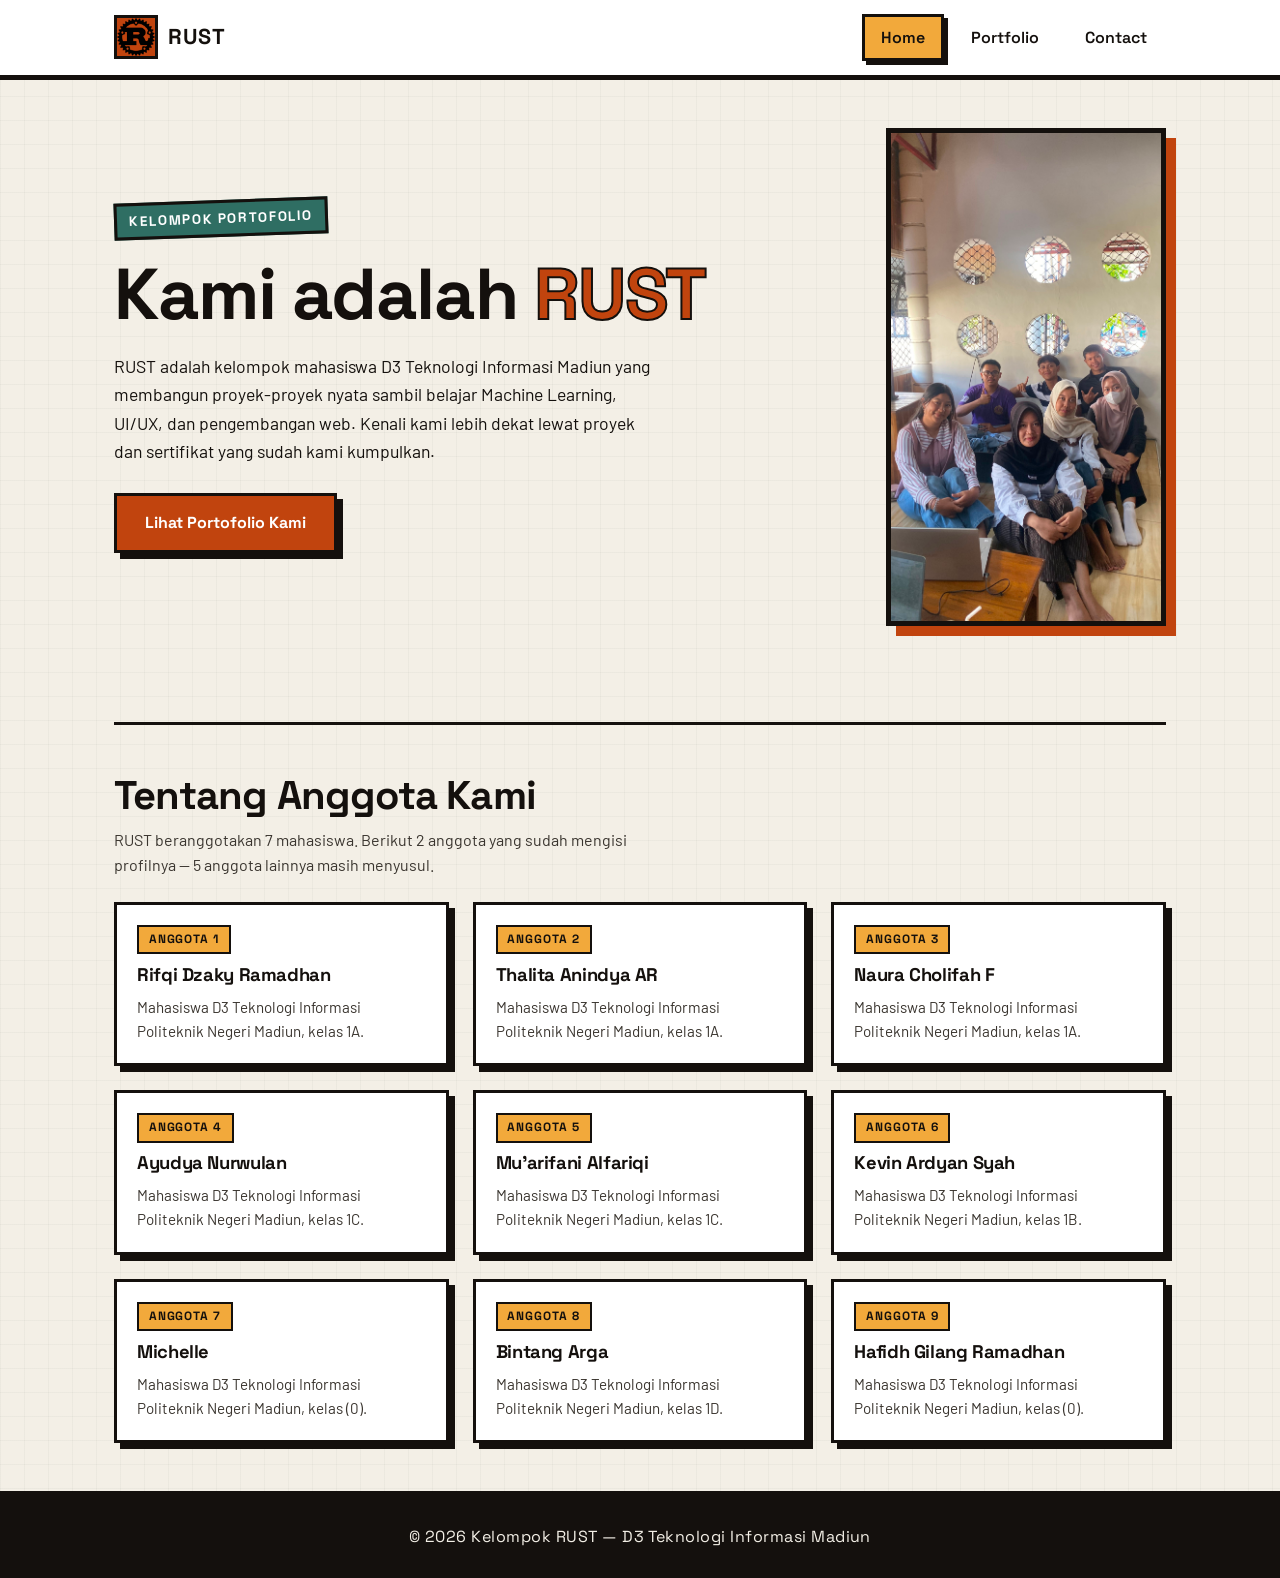
<file: index.html>
<!DOCTYPE html>
<html lang="id">
<head>
  <meta charset="UTF-8" />
  <meta name="viewport" content="width=device-width, initial-scale=1.0" />
  <title>RUST — Home</title>

  <!-- Font: Space Grotesk (display/judul) & Barlow (body/teks) -->
  <link rel="preconnect" href="https://fonts.googleapis.com" />
  <link rel="preconnect" href="https://fonts.gstatic.com" crossorigin />
  <link href="https://fonts.googleapis.com/css2?family=Barlow:wght@400;500;600;700&family=Space+Grotesk:wght@500;600;700&display=swap" rel="stylesheet" />

  <link rel="stylesheet" href="style.css" />
</head>
<body>

  <!-- ============================================================
       NAVBAR (sama persis di index.html, portfolio.html, contact.html)
       Kalau mengubah navbar, ubah juga di 2 file HTML lainnya ya!asdfsadfsadf
  ============================================================= -->
  <header class="navbar">
    <div class="navbar__inner">
      <a href="index.html" class="navbar__brand">
        <!-- Placeholder logo 828x828, ganti src ke assets/logo.png -->
        <img src="assets/LOGO RUST.webp" alt="Logo RUST" class="navbar__logo" />
        <span class="navbar__title">RUST</span>
      </a>

      <!-- Tombol hamburger, hanya tampil di mobile (lihat style.css) -->
      <button class="navbar__toggle" aria-label="Buka menu navigasi">
        <span></span><span></span><span></span>
      </button>

      <ul class="navbar__links">
        <li><a href="index.html" class="is-active">Home</a></li>
        <li><a href="porto.html">Portfolio</a></li>
        <li><a href="contact.html">Contact</a></li>
      </ul>
    </div>
  </header>

  <!-- ============================================================
       HERO SECTION
       Ketentuan: display:flex; justify-content:space-between;
  ============================================================= -->
  <main class="container">
    <section class="hero">

      <!-- Kolom kiri: teks -->
      <div class="hero__text">
        <span class="hero__eyebrow">Kelompok Portofolio</span>
        <h1 class="hero__title">Kami adalah <span>RUST</span></h1>

        <p class="hero__desc">
          RUST adalah kelompok mahasiswa D3 Teknologi Informasi Madiun yang
          membangun proyek-proyek nyata sambil belajar Machine Learning,
          UI/UX, dan pengembangan web. Kenali kami lebih dekat lewat
          proyek dan sertifikat yang sudah kami kumpulkan.
        </p>

        <a href="porto.html" class="btn btn--rust">Lihat Portofolio Kami</a>
      </div>

      <!-- Kolom kanan: foto kelompok, placeholder rasio 9:16 -->
      <div class="hero__photo-wrap">
        <img
          src="assets/fotohome.jpeg"
          alt="Foto Kelompok RUST"
          class="hero__photo"
        />
      </div>
    </section>

    <hr class="section-divider" />

    <!-- ============================================================
         DESKRIPSI SINGKAT ANGGOTA
         2 anggota sudah pasti, 5 lainnya masih placeholder.
         Data lengkap ada di contact.html.
    ============================================================= -->
    <section>
      <h2 class="section-title">Tentang Anggota Kami</h2>
      <p class="section-subtitle">
        RUST beranggotakan 7 mahasiswa. Berikut 2 anggota yang sudah
        mengisi profilnya — 5 anggota lainnya masih menyusul.
      </p>

      <div class="card-row">

        <!-- Anggota 1: Hafidh -->
        <article class="card">
          <div class="card__body">
            <span class="card__tag">Anggota 1</span>
            <h3 class="card__title">Rifqi Dzaky Ramadhan</h3>
            <p class="card__desc">
              Mahasiswa D3 Teknologi Informasi Politeknik Negeri Madiun, kelas 1A. 
            </p>
          </div>
        </article>

        <!-- Anggota 2: Michelle -->
        <article class="card">
          <div class="card__body">
            <span class="card__tag">Anggota 2</span>
            <h3 class="card__title">Thalita Anindya AR</h3>
            <p class="card__desc">
              Mahasiswa D3 Teknologi Informasi Politeknik Negeri Madiun, kelas 1A.
            </p>
          </div>
        </article>

        <!-- Anggota 3–7: masih kosong, menunggu diisi oleh Maba -->
        <article class="card card">
          <div class="card__body">
            <span class="card__tag">Anggota 3</span>
            <h3 class="card__title">Naura Cholifah F</h3>
            <p class="card__desc">
              Mahasiswa D3 Teknologi Informasi Politeknik Negeri Madiun, kelas 1A.
            </p>
          </div>
        </article>

        <!-- Anggota 3–7: masih kosong, menunggu diisi oleh Maba -->
        <article class="card card">
          <div class="card__body">
            <span class="card__tag">Anggota 4</span>
            <h3 class="card__title">Ayudya Nurwulan</h3>
            <p class="card__desc">
              Mahasiswa D3 Teknologi Informasi Politeknik Negeri Madiun, kelas 1C.
            </p>
          </div>
        </article>

        <!-- Anggota 3–7: masih kosong, menunggu diisi oleh Maba -->
        <article class="card card">
          <div class="card__body">
            <span class="card__tag">Anggota 5</span>
            <h3 class="card__title">Mu'arifani Alfariqi</h3>
            <p class="card__desc">
              Mahasiswa D3 Teknologi Informasi Politeknik Negeri Madiun, kelas 1C.
            </p>
          </div>
        </article>

        <!-- Anggota 3–7: masih kosong, menunggu diisi oleh Maba -->
        <article class="card card">
          <div class="card__body">
            <span class="card__tag">Anggota 6</span>
            <h3 class="card__title">Kevin Ardyan Syah</h3>
            <p class="card__desc">
              Mahasiswa D3 Teknologi Informasi Politeknik Negeri Madiun, kelas 1B.
            </p>
          </div>
        </article>

        <!-- Anggota 3–7: masih kosong, menunggu diisi oleh Maba -->
        <article class="card card">
          <div class="card__body">
            <span class="card__tag">Anggota 7</span>
            <h3 class="card__title">Michelle</h3>
            <p class="card__desc">
              Mahasiswa D3 Teknologi Informasi Politeknik Negeri Madiun, kelas (0).
            </p>
          </div>
        </article>


        <article class="card card">
          <div class="card__body">
            <span class="card__tag">Anggota 8</span>
            <h3 class="card__title">Bintang Arga</h3>
            <p class="card__desc">
              Mahasiswa D3 Teknologi Informasi Politeknik Negeri Madiun, kelas 1D.
            </p>
          </div>
        </article>

                <article class="card card">
          <div class="card__body">
            <span class="card__tag">Anggota 9</span>
            <h3 class="card__title">Hafidh Gilang Ramadhan</h3>
            <p class="card__desc">
              Mahasiswa D3 Teknologi Informasi Politeknik Negeri Madiun, kelas (0).
            </p>
          </div>
        </article>

      </div>
    </section>
  </main>

  <!-- ============================================================
       FOOTER
  ============================================================= -->
  <footer class="footer">
    <p>&copy; 2026 Kelompok RUST — D3 Teknologi Informasi Madiun</p>
  </footer>

  <script src="script.js"></script>
</body>
</html>
</file>
<file: style.css>
/* =============================================================
   STYLE.CSS — Portofolio Kelompok RUST
   Tema: NEO BRUTALISM (industrial / oxidized metal)
   Catatan untuk Maba:
   - CSS ini sengaja ditulis rapi & bertahap per section.
   - Baca komentar di setiap bagian sebelum mengubah apa pun.
   - Tema brutalism = border tebal, warna kontras solid,
     bayangan "keras" (hard shadow, tanpa blur), dan
     tidak banyak border-radius / animasi rumit.
   ============================================================= */

/* -------------------------------------------------------------
   1. RESET DASAR
   Menghilangkan margin/padding bawaan browser supaya konsisten
   di semua halaman.
------------------------------------------------------------- */
* {
  margin: 0;
  padding: 0;
  box-sizing: border-box;
}

/* -------------------------------------------------------------
   2. DESIGN TOKENS (CSS VARIABLES)
   Semua warna & ukuran utama dikumpulkan di sini.
   Kalau mau ganti warna tema, cukup ubah di bagian ini saja,
   TIDAK perlu cari satu-satu di bawah.

   Konsep warna: terinspirasi dari "RUST" = besi berkarat.
   - clr-rust   : warna utama, oranye-kemerahan seperti karat
   - clr-amber  : warna kedua, seperti kilau logam teroksidasi
   - clr-teal   : warna aksen, seperti patina/karat tembaga
   - clr-fg     : hitam pekat untuk border & teks (ciri khas brutalism)
   - clr-bg     : putih tulang, seperti kertas industrial
------------------------------------------------------------- */
:root {
  /* Warna */
  --clr-bg:     #F3EFE6;
  --clr-fg:     #14100D;
  --clr-rust:   #C1440E;
  --clr-amber:  #F2A93B;
  --clr-teal:   #2F6E63;
  --clr-white:  #FFFFFF;

  /* Tipografi */
  --font-display: 'Space Grotesk', sans-serif;
  --font-body:    'Barlow', sans-serif;

  /* Ukuran border & bayangan khas Neo Brutalism */
  --border-w:   3px;
  --border-w-lg: 5px;
  --shadow-x:   6px;
  --shadow-y:   6px;

  /* Spacing */
  --gap-sm: 0.75rem;
  --gap-md: 1.5rem;
  --gap-lg: 3rem;
  --max-width: 1100px;
}

/* -------------------------------------------------------------
   3. GLOBAL / BASE STYLE
------------------------------------------------------------- */
html {
  scroll-behavior: smooth;
}

body {
  background-color: var(--clr-bg);
  color: var(--clr-fg);
  font-family: var(--font-body);
  font-size: 16px;
  line-height: 1.6;
  /* Sedikit tekstur "kertas industrial" pakai gradient tipis */
  background-image:
    linear-gradient(90deg, rgba(20,16,13,0.03) 1px, transparent 1px),
    linear-gradient(rgba(20,16,13,0.03) 1px, transparent 1px);
  background-size: 24px 24px;
}

h1, h2, h3, h4 {
  font-family: var(--font-display);
  font-weight: 700;
  line-height: 1.15;
  letter-spacing: -0.02em;
}

a {
  color: inherit;
  text-decoration: none;
}

img {
  max-width: 100%;
  display: block;
}

.container {
  max-width: var(--max-width);
  margin: 0 auto;
  padding: 0 1.5rem;
}

/* Garis pembatas antar section, sengaja tebal & tegas */
.section-divider {
  border: none;
  border-top: var(--border-w) solid var(--clr-fg);
  margin: var(--gap-lg) 0;
}

/* -------------------------------------------------------------
   4. UTILITAS: TOMBOL (BUTTON) BERGAYA NEO BRUTALISM
   Ciri khas: border tebal + bayangan kotak keras.
   Saat hover, tombol "naik" dan bayangan membesar dikit.
------------------------------------------------------------- */
.btn {
  display: inline-block;
  font-family: var(--font-display);
  font-weight: 700;
  font-size: 1rem;
  padding: 0.9rem 1.75rem;
  background-color: var(--clr-amber);
  color: var(--clr-fg);
  border: var(--border-w) solid var(--clr-fg);
  box-shadow: var(--shadow-x) var(--shadow-y) 0 var(--clr-fg);
  cursor: pointer;
  transition: transform 0.15s ease, box-shadow 0.15s ease;
}

.btn:hover {
  transform: translate(-3px, -3px);
  box-shadow: calc(var(--shadow-x) + 3px) calc(var(--shadow-y) + 3px) 0 var(--clr-fg);
}

.btn:active {
  transform: translate(0, 0);
  box-shadow: 2px 2px 0 var(--clr-fg);
}

.btn--rust {
  background-color: var(--clr-rust);
  color: var(--clr-white);
}

.btn--outline {
  background-color: var(--clr-bg);
}

/* -------------------------------------------------------------
   5. NAVBAR
   Berlaku untuk index.html, portfolio.html, contact.html.
   Logo + 3 link navigasi + tombol hamburger (khusus mobile).
------------------------------------------------------------- */
.navbar {
  background-color: var(--clr-white);
  border-bottom: var(--border-w-lg) solid var(--clr-fg);
  position: sticky;
  top: 0;
  z-index: 100;
}

.navbar__inner {
  max-width: var(--max-width);
  margin: 0 auto;
  padding: 0.85rem 1.5rem;
  display: flex;
  align-items: center;
  justify-content: space-between;
}

.navbar__brand {
  display: flex;
  align-items: center;
  gap: 0.65rem;
}

.navbar__logo {
  width: 44px;
  height: 44px;
  border: var(--border-w) solid var(--clr-fg);
  object-fit: cover;
  background-color: var(--clr-rust);
}

.navbar__title {
  font-family: var(--font-display);
  font-size: 1.35rem;
  font-weight: 700;
  letter-spacing: 0.02em;
}

/* Daftar link navigasi (desktop: horizontal) */
.navbar__links {
  display: flex;
  gap: 0.5rem;
  list-style: none;
}

.navbar__links a {
  display: inline-block;
  font-family: var(--font-display);
  font-weight: 600;
  padding: 0.5rem 1rem;
  border: var(--border-w) solid transparent;
}

.navbar__links a:hover,
.navbar__links a.is-active {
  border-color: var(--clr-fg);
  background-color: var(--clr-amber);
  box-shadow: 4px 4px 0 var(--clr-fg);
}

/* Tombol hamburger, disembunyikan di desktop, dimunculkan di mobile
   lewat media query di bagian bawah file ini */
.navbar__toggle {
  display: none;
  flex-direction: column;
  justify-content: space-between;
  width: 32px;
  height: 24px;
  background: transparent;
  border: none;
  cursor: pointer;
}

.navbar__toggle span {
  display: block;
  height: 4px;
  width: 100%;
  background-color: var(--clr-fg);
}

/* -------------------------------------------------------------
   6. HERO SECTION (khusus index.html)
   Sesuai ketentuan: display:flex; justify-content:space-between;
   Kiri = teks (judul, deskripsi, tombol), Kanan = foto 9:16.
------------------------------------------------------------- */
.hero {
  display: flex;
  justify-content: space-between;
  align-items: center;
  gap: var(--gap-lg);
  padding: var(--gap-lg) 0;
}

.hero__text {
  flex: 1 1 480px;
}

.hero__eyebrow {
  display: inline-block;
  font-family: var(--font-display);
  font-weight: 700;
  font-size: 0.85rem;
  letter-spacing: 0.12em;
  text-transform: uppercase;
  background-color: var(--clr-teal);
  color: var(--clr-white);
  padding: 0.3rem 0.75rem;
  border: var(--border-w) solid var(--clr-fg);
  margin-bottom: 1rem;
  transform: rotate(-2deg);
}

.hero__title {
  font-size: clamp(2.5rem, 6vw, 4.5rem);
  margin-bottom: 1rem;
}

.hero__title span {
  color: var(--clr-rust);
  -webkit-text-stroke: 2px var(--clr-fg);
}

.hero__desc {
  font-size: 1.1rem;
  max-width: 55ch;
  margin-bottom: 1.75rem;
}

.hero__photo-wrap {
  flex: 0 0 auto;
}

/* Placeholder foto kelompok rasio 9:16 */
.hero__photo {
  width: 280px;
  aspect-ratio: 9 / 16;
  object-fit: cover;
  border: var(--border-w-lg) solid var(--clr-fg);
  box-shadow: 10px 10px 0 var(--clr-rust);
}

/* -------------------------------------------------------------
   7. SECTION TITLE (dipakai berulang di semua halaman)
------------------------------------------------------------- */
.section-title {
  font-size: clamp(1.75rem, 4vw, 2.5rem);
  margin-bottom: 0.5rem;
}

.section-subtitle {
  max-width: 60ch;
  margin-bottom: var(--gap-md);
  color: #3a352f;
}

/* -------------------------------------------------------------
   8. GRID / LIST KARTU (CARD)
   Ketentuan: Desktop = horizontal (row), Mobile = vertical (column).
   Default (desktop): pakai flex row + wrap.
------------------------------------------------------------- */
.card-row {
  display: flex;
  flex-direction: row;
  flex-wrap: wrap;
  gap: var(--gap-md);
}

/* Kartu dasar bergaya Neo Brutalism:
   - background putih
   - border tebal hitam
   - box-shadow keras (tanpa blur) memakai warna aksen
   - efek hover "terangkat" */
.card {
  background-color: var(--clr-white);
  border: var(--border-w) solid var(--clr-fg);
  box-shadow: var(--shadow-x) var(--shadow-y) 0 var(--clr-fg);
  flex: 1 1 280px;
  max-width: 340px;
  display: flex;
  flex-direction: column;
  transition: transform 0.15s ease, box-shadow 0.15s ease;
}

.card:hover {
  transform: translate(-4px, -4px);
  box-shadow: calc(var(--shadow-x) + 4px) calc(var(--shadow-y) + 4px) 0 var(--clr-fg);
}

.card__media {
  width: 100%;
  aspect-ratio: 4 / 3;
  object-fit: cover;
  border-bottom: var(--border-w) solid var(--clr-fg);
  background-color: var(--clr-bg);
}

.card__body {
  padding: 1.25rem;
  display: flex;
  flex-direction: column;
  gap: 0.6rem;
  flex-grow: 1;
}

.card__tag {
  align-self: flex-start;
  font-family: var(--font-display);
  font-size: 0.75rem;
  font-weight: 700;
  text-transform: uppercase;
  letter-spacing: 0.08em;
  padding: 0.2rem 0.6rem;
  background-color: var(--clr-amber);
  border: 2px solid var(--clr-fg);
}

.card__title {
  font-size: 1.15rem;
}

.card__desc {
  font-size: 0.95rem;
  color: #3a352f;
  flex-grow: 1;
}

.card__footer {
  margin-top: auto;
  padding-top: 0.5rem;
}

/* Kartu placeholder kosong (untuk anggota yang belum diisi Maba) */
.card--empty {
  opacity: 0.55;
  border-style: dashed;
  box-shadow: none;
  align-items: center;
  justify-content: center;
  text-align: center;
}

.card--empty .card__body {
  align-items: center;
}

/* -------------------------------------------------------------
   9. KARTU ANGGOTA (contact.html)
------------------------------------------------------------- */
.member-card__avatar {
  width: 100%;
  aspect-ratio: 1 / 1;
  object-fit: cover;
  border-bottom: var(--border-w) solid var(--clr-fg);
  background-color: var(--clr-bg);
}

.member-card__name {
  font-size: 1.2rem;
}

.member-card__role {
  font-family: var(--font-display);
  font-weight: 600;
  font-size: 0.85rem;
  color: var(--clr-rust);
  text-transform: uppercase;
  letter-spacing: 0.05em;
}

/* Baris ikon sosial media */
.socials {
  display: flex;
  gap: 0.6rem;
  margin-top: 0.5rem;
}

.socials a {
  width: 38px;
  height: 38px;
  display: flex;
  align-items: center;
  justify-content: center;
  border: 2px solid var(--clr-fg);
  background-color: var(--clr-bg);
  transition: transform 0.15s ease, background-color 0.15s ease;
}

.socials a:hover {
  background-color: var(--clr-amber);
  transform: translate(-2px, -2px);
}

.socials svg {
  width: 20px;
  height: 20px;
  fill: var(--clr-fg);
}

/* -------------------------------------------------------------
   10. SERTIFIKAT PER ANGGOTA (tab + grid sertifikat)
   Dipakai di portfolio.html pada section "Sertifikat Anggota".
------------------------------------------------------------- */

/* Baris tombol tab (1 tombol = 1 anggota) */
.member-tabs {
  display: flex;
  flex-wrap: wrap;
  gap: 0.6rem;
  margin-bottom: var(--gap-md);
}

.tab-btn {
  font-family: var(--font-display);
  font-weight: 600;
  font-size: 0.9rem;
  padding: 0.6rem 1.1rem;
  background-color: var(--clr-white);
  color: var(--clr-fg);
  border: var(--border-w) solid var(--clr-fg);
  box-shadow: 4px 4px 0 var(--clr-fg);
  cursor: pointer;
  transition: transform 0.15s ease, box-shadow 0.15s ease, background-color 0.15s ease;
}

.tab-btn:hover {
  transform: translate(-2px, -2px);
  box-shadow: 6px 6px 0 var(--clr-fg);
}

/* Tab yang sedang aktif (diberi lewat script.js) */
.tab-btn.is-active {
  background-color: var(--clr-rust);
  color: var(--clr-white);
}

/* Panel isi tiap anggota. Disembunyikan secara default,
   hanya panel dengan class "is-active" yang ditampilkan. */
.member-panel {
  display: none;
}

.member-panel.is-active {
  display: block;
}

/* Grid kartu sertifikat di dalam 1 panel anggota.
   Sama seperti .card-row: desktop row, mobile column
   (lihat media query mobile di bagian bawah file ini). */
.cert-grid {
  display: flex;
  flex-wrap: wrap;
  gap: var(--gap-md);
}

.cert-card {
  background-color: var(--clr-white);
  border: var(--border-w) solid var(--clr-fg);
  box-shadow: var(--shadow-x) var(--shadow-y) 0 var(--clr-fg);
  flex: 1 1 200px;
  max-width: 260px;
  display: flex;
  flex-direction: column;
  transition: transform 0.15s ease, box-shadow 0.15s ease;
}

.cert-card:hover {
  transform: translate(-4px, -4px);
  box-shadow: calc(var(--shadow-x) + 4px) calc(var(--shadow-y) + 4px) 0 var(--clr-fg);
}

.cert-card__thumb {
  width: 100%;
  aspect-ratio: 4 / 3;
  object-fit: cover;
  border-bottom: var(--border-w) solid var(--clr-fg);
  background-color: var(--clr-bg);
}

.cert-card__body {
  padding: 0.9rem;
  display: flex;
  flex-direction: column;
  gap: 0.6rem;
  flex-grow: 1;
}

.cert-card__title {
  font-size: 0.9rem;
  line-height: 1.3;
}

/* Kartu sertifikat kosong (belum diisi Maba) */
.cert-card--empty {
  opacity: 0.55;
  border-style: dashed;
  box-shadow: none;
}

/* -------------------------------------------------------------
   11. MODAL DETAIL SERTIFIKAT
   Muncul di tengah layar saat tombol "Lihat Detail" diklik.
   Disembunyikan secara default lewat display:none, lalu
   dimunculkan oleh script.js dengan menambah class "is-open".
------------------------------------------------------------- */
.modal-overlay {
  display: none;
  position: fixed;
  inset: 0;
  background-color: rgba(20, 16, 13, 0.75);
  align-items: center;
  justify-content: center;
  padding: 1.5rem;
  z-index: 200;
}

.modal-overlay.is-open {
  display: flex;
}

.modal-box {
  background-color: var(--clr-white);
  border: var(--border-w-lg) solid var(--clr-fg);
  box-shadow: 10px 10px 0 var(--clr-rust);
  width: 100%;
  max-width: 480px;
  max-height: 90vh;
  overflow-y: auto;
  position: relative;
}

.modal-close {
  position: absolute;
  top: 0.5rem;
  right: 0.5rem;
  width: 36px;
  height: 36px;
  background-color: var(--clr-amber);
  border: var(--border-w) solid var(--clr-fg);
  font-family: var(--font-display);
  font-size: 1.25rem;
  font-weight: 700;
  line-height: 1;
  cursor: pointer;
}

.modal-box__img {
  width: 100%;
  aspect-ratio: 4 / 3;
  object-fit: cover;
  border-bottom: var(--border-w) solid var(--clr-fg);
  background-color: var(--clr-bg);
}

.modal-box__body {
  padding: 1.25rem;
  display: flex;
  flex-direction: column;
  gap: 0.5rem;
}

/* Mengunci scroll halaman utama saat modal terbuka */
body.no-scroll {
  overflow: hidden;
}

/* -------------------------------------------------------------
   12. FOOTER
------------------------------------------------------------- */
.footer {
  border-top: var(--border-w-lg) solid var(--clr-fg);
  background-color: var(--clr-fg);
  color: var(--clr-bg);
  margin-top: var(--gap-lg);
  padding: 1.75rem 0;
  text-align: center;
  font-family: var(--font-display);
  letter-spacing: 0.03em;
}

/* -------------------------------------------------------------
   11. RESPONSIVE / MEDIA QUERY (MOBILE < 768px)
   Sesuai ketentuan:
   - Card row jadi vertical (column) di mobile.
   - Navbar jadi hamburger menu di mobile.
   - Hero section jadi ditumpuk vertikal.
------------------------------------------------------------- */
@media (max-width: 768px) {

  /* Hero: dari row jadi column, foto pindah ke bawah teks */
  .hero {
    flex-direction: column;
    align-items: flex-start;
    text-align: left;
  }

  .hero__photo-wrap {
    align-self: center;
  }

  /* Card row: dari horizontal jadi vertical */
  .card-row {
    flex-direction: column;
  }

  .card {
    flex: 1 1 auto;
  }

  /* Grid sertifikat anggota: dari horizontal jadi vertical */
  .cert-grid {
    flex-direction: column;
  }

  .cert-card {
    max-width: none;
  }

  /* Navbar: sembunyikan link, tampilkan tombol hamburger */
  .navbar__toggle {
    display: flex;
  }

  .navbar__links {
    display: none;
    position: absolute;
    top: 100%;
    left: 0;
    right: 0;
    flex-direction: column;
    background-color: var(--clr-white);
    border-bottom: var(--border-w) solid var(--clr-fg);
    padding: 0.5rem 1.5rem 1rem;
  }

  /* Class ".is-open" ditambahkan/dihapus lewat script.js */
  .navbar__links.is-open {
    display: flex;
  }

  .navbar__inner {
    position: relative;
  }
}
</file>
